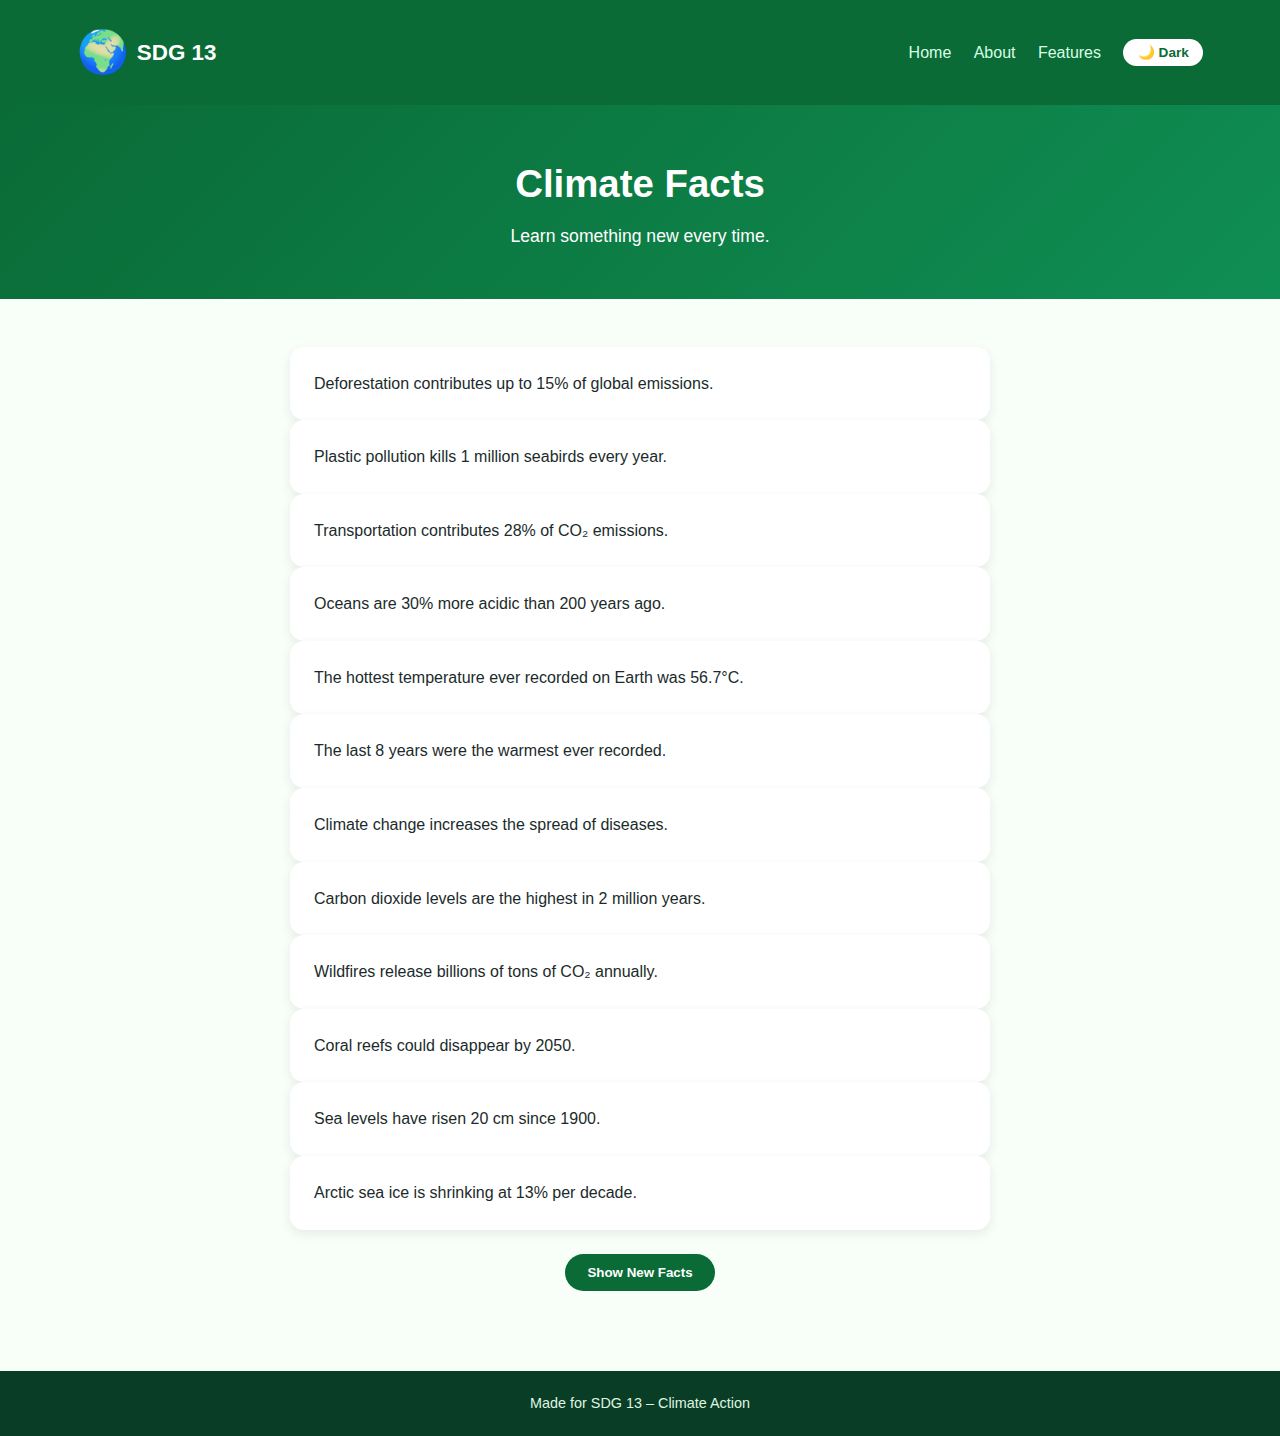
<file: facts.html>
<!DOCTYPE html>
<html lang="en">
<head>
    <meta charset="UTF-8">
    <title>Climate Facts – SDG 13</title>
    <meta name="viewport" content="width=device-width, initial-scale=1.0">
    <link rel="stylesheet" href="style.css">
</head>

<body data-page="facts">

<nav class="navbar">
    <div class="navbar-left">
        <span class="logo-icon">🌍</span>
        <div class="logo">SDG 13</div>
    </div>

    <ul class="nav-links">
        <li><a href="index.html">Home</a></li>
        <li><a href="about.html">About</a></li>
        <li><a href="features.html">Features</a></li>
        <li><button id="dark-toggle" class="dark-toggle">🌙 Dark</button></li>
    </ul>
</nav>

<header class="hero">
    <h1 class="hero-title">Climate Facts</h1>
    <p class="hero-subtitle">Learn something new every time.</p>
</header>

<section class="section fade-section">
    <div id="facts-container" class="facts-grid"></div>

    <div style="text-align:center; margin-top:1.5rem;">
        <button id="new-facts" class="btn-secondary">Show New Facts</button>
    </div>
</section>

<footer class="footer">
    <p>Made for SDG 13 – Climate Action</p>
</footer>

<script src="script.js"></script>
</body>
</html>
</file>
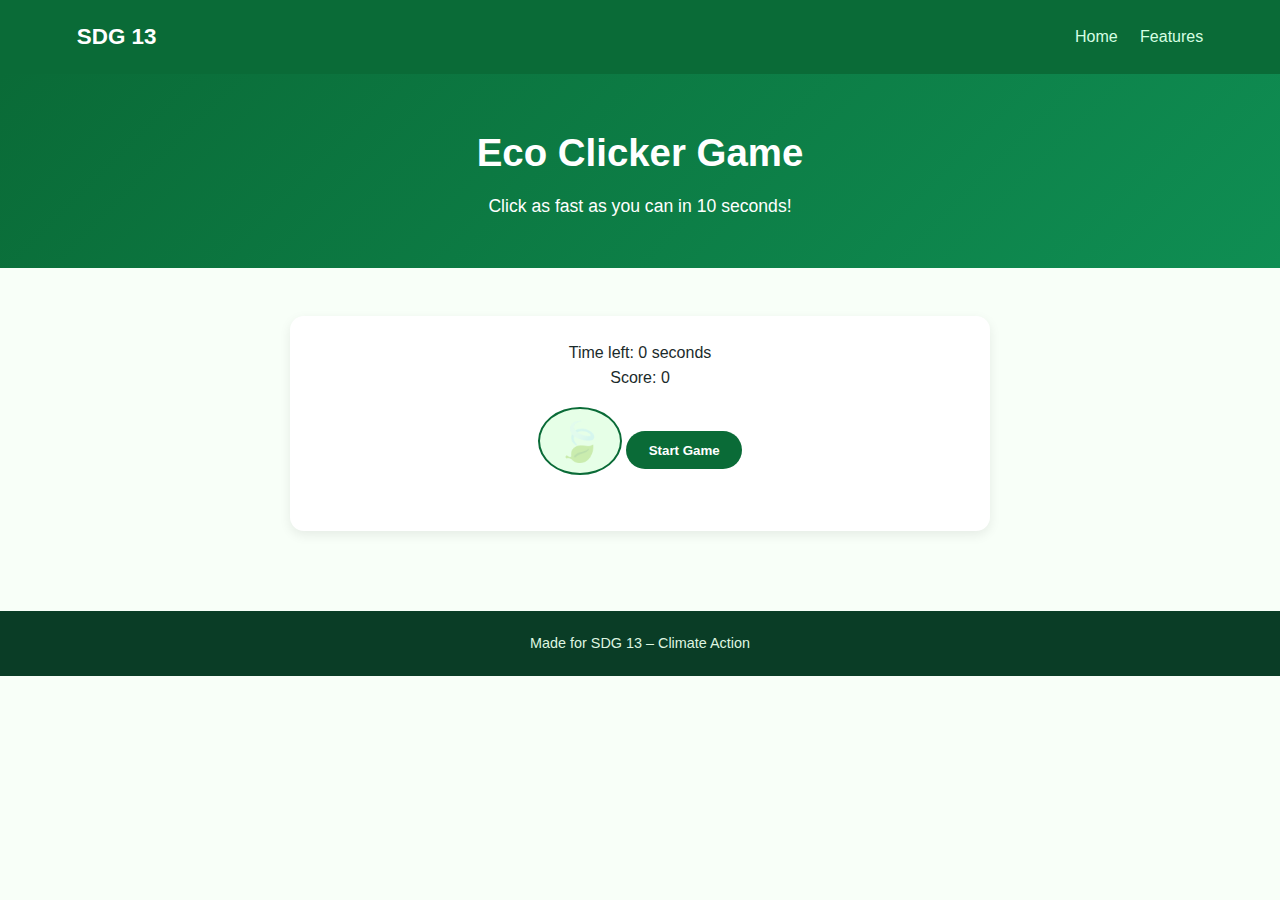
<file: game.html>
<!DOCTYPE html>
<html lang="en">
<head>
    <meta charset="UTF-8">
    <title>Eco Clicker Game – SDG 13</title>
    <meta name="viewport" content="width=device-width, initial-scale=1.0">
    <link rel="stylesheet" href="style.css">
</head>

<body data-page="game">

    <nav class="navbar">
        <div class="logo">SDG 13</div>
        <ul class="nav-links">
            <li><a href="index.html">Home</a></li>
            <li><a href="features.html">Features</a></li>
        </ul>
    </nav>

    <header class="hero">
        <h1 class="hero-title">Eco Clicker Game</h1>
        <p class="hero-subtitle">Click as fast as you can in 10 seconds!</p>
    </header>

    <section class="section">
        <div class="game-container">
            <p>Time left: <span id="time-left">0</span> seconds</p>
            <p>Score: <span id="game-score">0</span></p>

            <button id="leaf-button" class="leaf-button" disabled>🍃</button>
            <button id="start-game" class="btn-secondary">Start Game</button>

            <div id="game-result" style="margin-top: 1rem; font-weight: bold;"></div>
        </div>
    </section>

    <footer class="footer">
        <p>Made for SDG 13 – Climate Action</p>
    </footer>

<script src="script.js"></script>
</body>
</html>
</file>
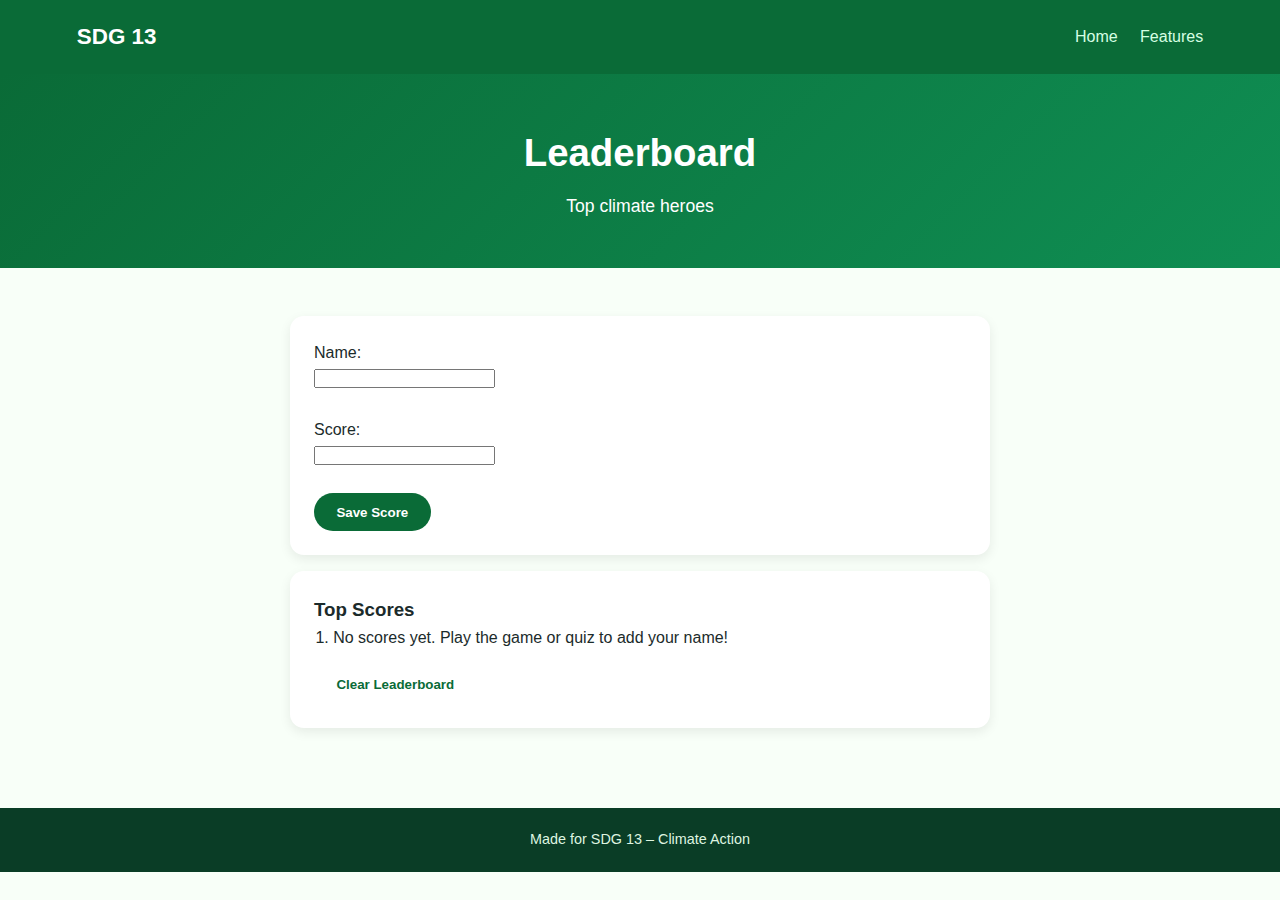
<file: leaderboard.html>
<!DOCTYPE html>
<html lang="en">
<head>
    <meta charset="UTF-8">
    <title>Leaderboard – SDG 13</title>
    <meta name="viewport" content="width=device-width, initial-scale=1.0">
    <link rel="stylesheet" href="style.css">
</head>

<body data-page="leaderboard">

    <nav class="navbar">
        <div class="logo">SDG 13</div>
        <ul class="nav-links">
            <li><a href="index.html">Home</a></li>
            <li><a href="features.html">Features</a></li>
        </ul>
    </nav>

    <header class="hero">
        <h1 class="hero-title">Leaderboard</h1>
        <p class="hero-subtitle">Top climate heroes</p>
    </header>

    <section class="section">

        <div class="leaderboard-wrapper">

            <form id="leader-form" class="leader-form">
                <label>Name:<br><input type="text" id="leader-name"></label><br><br>
                <label>Score:<br><input type="number" id="leader-score" readonly></label><br><br>
                <button type="submit" class="btn-secondary">Save Score</button>
            </form>

            <div class="leaderboard-list">
                <h3>Top Scores</h3>
                <ol id="leaderboard-list"></ol>
                <button id="clear-leaderboard" class="btn-primary" style="margin-top:1rem;">Clear Leaderboard</button>
            </div>

        </div>

    </section>

    <footer class="footer">
        <p>Made for SDG 13 – Climate Action</p>
    </footer>

<script src="script.js"></script>
</body>
</html>
</file>
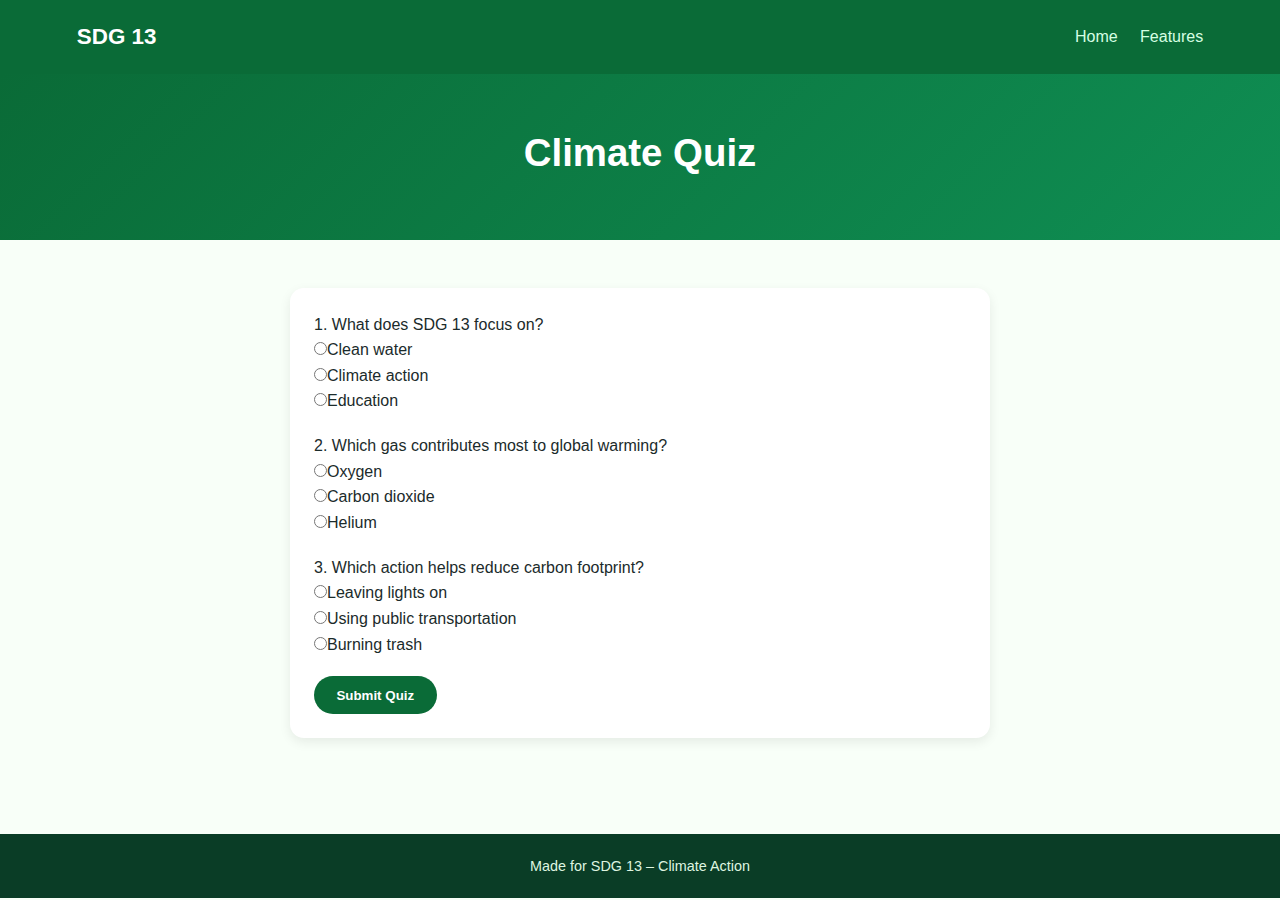
<file: quiz.html>
<!DOCTYPE html>
<html lang="en">
<head>
    <meta charset="UTF-8">
    <title>Climate Quiz – SDG 13</title>
    <meta name="viewport" content="width=device-width, initial-scale=1.0">
    <link rel="stylesheet" href="style.css">
</head>

<body data-page="quiz">

    <nav class="navbar">
        <div class="logo">SDG 13</div>
        <ul class="nav-links">
            <li><a href="index.html">Home</a></li>
            <li><a href="features.html">Features</a></li>
        </ul>
    </nav>

    <header class="hero">
        <h1 class="hero-title">Climate Quiz</h1>
    </header>

    <section class="section">

        <form id="quiz-form" class="quiz-form">

            <div class="quiz-question">
                <p>1. What does SDG 13 focus on?</p>
                <label><input type="radio" name="q1" value="a">Clean water</label><br>
                <label><input type="radio" name="q1" value="b">Climate action</label><br>
                <label><input type="radio" name="q1" value="c">Education</label>
            </div>

            <div class="quiz-question">
                <p>2. Which gas contributes most to global warming?</p>
                <label><input type="radio" name="q2" value="a">Oxygen</label><br>
                <label><input type="radio" name="q2" value="b">Carbon dioxide</label><br>
                <label><input type="radio" name="q2" value="c">Helium</label>
            </div>

            <div class="quiz-question">
                <p>3. Which action helps reduce carbon footprint?</p>
                <label><input type="radio" name="q3" value="a">Leaving lights on</label><br>
                <label><input type="radio" name="q3" value="b">Using public transportation</label><br>
                <label><input type="radio" name="q3" value="c">Burning trash</label>
            </div>

            <button type="submit" class="btn-secondary">Submit Quiz</button>
        </form>

        <div id="quiz-result" style="margin-top: 1rem; text-align:center; font-weight: bold;"></div>

    </section>

    <footer class="footer">
        <p>Made for SDG 13 – Climate Action</p>
    </footer>

<script src="script.js"></script>
</body>
</html>
</file>
<file: style.css>
* {
    margin: 0;
    padding: 0;
    box-sizing: border-box;
}

body {
    font-family: Arial, Helvetica, sans-serif;
    background: #f8fff8;
    color: #1b2b2b;
    line-height: 1.6;
    transition: background 0.25s, color 0.25s;
}


body.dark {
    background: #0b1720;
    color: #e3f5e7;
}

body.dark .navbar {
    background: #051015;
}

body.dark .landing-hero {
    background: linear-gradient(135deg, #032715, #05402a);
}

body.dark .section-alt {
    background: #071a14;
}

body.dark .feature-preview,
body.dark .fact-card,
body.dark .quiz-form,
body.dark .game-container,
body.dark .leaderboard-list,
body.dark .leader-form,
body.dark .value-card {
    background: #0f2430;
    box-shadow: 0 4px 14px rgba(0, 0, 0, 0.6);
}

body.dark .feature-preview h3,
body.dark .zigzag-text h2 {
    color: #6efca3;
}

body.dark .footer {
    background: #020b0f;
}


.navbar {
    display: flex;
    justify-content: space-between;
    align-items: center;
    padding: 1.2rem 6%;
    background: #0a6b37;
    color: white;
    position: sticky;
    top: 0;
    z-index: 10;
}

.navbar-left {
    display: flex;
    align-items: center;
    gap: 0.5rem;
}

.logo {
    font-size: 1.4rem;
    font-weight: bold;
}

.logo-icon {
    font-size: 2.6rem;
    display: inline-block;
    animation: earthSpin 6s linear infinite, earthFloat 3s ease-in-out infinite;
    transform-origin: center;
}

.nav-links {
    display: flex;
    gap: 1.4rem;
    list-style: none;
    align-items: center;
}

.nav-links a {
    color: #d6ffe3;
    text-decoration: none;
    font-weight: 500;
}

.nav-links a:hover,
.nav-links .active {
    text-decoration: underline;
}

.dark-toggle {
    border: none;
    background: white;
    color: #0a6b37;
    border-radius: 999px;
    padding: 0.35rem 0.9rem;
    cursor: pointer;
    font-size: 0.85rem;
    font-weight: 600;
    display: flex;
    align-items: center;
    gap: 0.3rem;
}


.landing-hero {
    background: linear-gradient(135deg, #0a6b37, #0d8f4a);
    color: white;
    padding: 5rem 5% 6rem;
    text-align: center;
    position: relative;
    overflow: hidden;
}

.landing-hero h1 {
    font-size: 3rem;
    margin-bottom: 0.6rem;
    font-weight: bold;
}

.landing-hero p {
    font-size: 1.2rem;
    margin-bottom: 1.5rem;
}

.hero-btn {
    margin-top: 1rem;
}


.hero-earth {
    position: absolute;
    right: 5%;
    top: 50%;
    transform: translateY(-50%);
    width: 420px !important;
    height: 420px !important;
    max-width: none !important;
    max-height: none !important;
    opacity: 0.9;
    z-index: 1;

    animation: earthSpin 15s linear infinite,
               earthFloat 4s ease-in-out infinite;
    pointer-events: none;
}



.hero {
    background: linear-gradient(135deg, #0a6b37, #0f8e53);
    color: white;
    padding: 3rem 5%;
    text-align: center;
}

.hero-title {
    font-size: 2.4rem;
    margin-bottom: 0.5rem;
}

.hero-subtitle {
    font-size: 1.1rem;
}


.btn-primary,
.btn-secondary {
    display: inline-block;
    padding: 0.7rem 1.4rem;
    border-radius: 25px;
    font-weight: bold;
    text-decoration: none;
    cursor: pointer;
    transition: 0.2s ease;
    border: none;
}

.btn-primary {
    background: white;
    color: #0a6b37;
}

.btn-secondary {
    background: #0a6b37;
    color: white;
}

.btn-primary:hover {
    background: #e9ffe9;
}

.btn-secondary:hover {
    background: #08582e;
}


.section {
    padding: 3rem 7%;
}

.section-alt {
    background: #edffef;
}

.section h2 {
    text-align: center;
    margin-bottom: 0.5rem;
    font-size: 2.2rem;
}

.section-intro {
    text-align: center;
    max-width: 650px;
    margin: 0.6rem auto 2rem;
    font-size: 1rem;
}


.landing-about {
    background: #fafffa;
}

.about-container {
    display: flex;
    align-items: center;
    justify-content: space-between;
    gap: 2.2rem;
    max-width: 1100px;
    margin: auto;
}

.about-text {
    flex: 1;
}

.about-text h2 {
    margin-bottom: 0.8rem;
}

.about-text p {
    margin-bottom: 1.4rem;
    max-width: 90%;
}

.about-img-box {
    flex: 1;
    text-align: center;
}

.about-img-box img {
    width: 100%;
    max-width: 450px;
    border-radius: 16px;
    box-shadow: 0 4px 18px rgba(0, 0, 0, 0.12);
}


.feature-preview-grid {
    display: grid;
    grid-template-columns: repeat(auto-fit, minmax(230px, 1fr));
    gap: 1.3rem;
    max-width: 1100px;
    margin: 2.2rem auto;
}

.feature-preview {
    background: #ffffff;
    padding: 1.6rem;
    border-radius: 12px;
    text-align: center;
    text-decoration: none;
    color: #1b2b2b;
    box-shadow: 0 4px 12px rgba(0, 0, 0, 0.08);
    transition: 0.25s ease;
}

.feature-preview h3 {
    margin-bottom: 0.4rem;
    color: #0a6b37;
}

.feature-preview-icon {
    font-size: 2rem;
    margin-bottom: 0.4rem;
}

.feature-preview:hover {
    transform: translateY(-6px);
    box-shadow: 0 8px 22px rgba(0, 0, 0, 0.15);
}


.center-btn {
    text-align: center;
    margin-top: 1.2rem;
}


.values-grid {
    display: grid;
    grid-template-columns: repeat(auto-fit, minmax(230px, 1fr));
    gap: 1.2rem;
    margin-top: 1.5rem;
}

.value-card {
    background: white;
    padding: 1.4rem;
    border-radius: 12px;
    text-align: center;
    box-shadow: 0 4px 12px rgba(0, 0, 0, 0.08);
}


.features-zigzag {
    max-width: 1100px;
    margin: auto;
}

.zigzag-row {
    display: flex;
    align-items: center;
    gap: 2rem;
    margin-bottom: 3rem;
}

.zigzag-row.reverse {
    flex-direction: row-reverse;
}

.zigzag-img {
    width: 50%;
    border-radius: 14px;
    box-shadow: 0 4px 15px rgba(0, 0, 0, 0.12);
    object-fit: cover;
}

.zigzag-text {
    width: 50%;
}

.zigzag-text h2 {
    color: #0a6b37;
    margin-bottom: 0.5rem;
}


.facts-grid,
.quiz-form,
.game-container,
.leaderboard-wrapper {
    max-width: 700px;
    margin: auto;
}

.fact-card,
.quiz-form,
.game-container,
.leaderboard-list,
.leader-form {
    background: white;
    padding: 1.5rem;
    border-radius: 14px;
    box-shadow: 0 4px 12px rgba(0, 0, 0, 0.08);
}


.quiz-question {
    margin-bottom: 1.2rem;
}


.game-container {
    text-align: center;
}

.leaf-button {
    padding: 0.6rem 1rem;
    font-size: 2.4rem;
    border-radius: 50%;
    background: #e6ffe7;
    border: 2px solid #0a6b37;
    margin: 1rem 0;
}


.leaderboard-wrapper {
    display: grid;
    gap: 1rem;
}

.leaderboard-list ol {
    padding-left: 1.2rem;
}


.footer {
    background: #0a3d26;
    color: #dff5e0;
    text-align: center;
    padding: 1.3rem;
    margin-top: 2rem;
    font-size: 0.9rem;
}

@keyframes earthSpin {
    from { transform: rotate(0deg); }
    to { transform: rotate(360deg); }
}

@keyframes earthFloat {
    0%, 100% { transform: translateY(0); }
    50% { transform: translateY(-6px); }
}

.fade-section {
    opacity: 0;
    transform: translateY(20px);
    transition: opacity 0.6s ease, transform 0.6s ease;
}

.fade-section.visible {
    opacity: 1;
    transform: translateY(0);
}


@media (max-width: 850px) {
    .about-container {
        flex-direction: column;
        text-align: center;
    }

    .about-text p {
        max-width: 100%;
    }

    .hero-earth {
        display: none;
    }

    .zigzag-row,
    .zigzag-row.reverse {
        flex-direction: column;
        text-align: center;
    }

    .zigzag-img,
    .zigzag-text {
        width: 100%;
    }
}

@keyframes earthSpin {
    from {
        transform: translateY(-50%) rotate(0deg);
    }
    to {
        transform: translateY(-50%) rotate(360deg);
    }
}

@keyframes earthFloat {
    0%, 100% {
        transform: translateY(-50%) translateX(0);
    }
    50% {
        transform: translateY(-55%) translateX(10px);
    }
}
</file>
